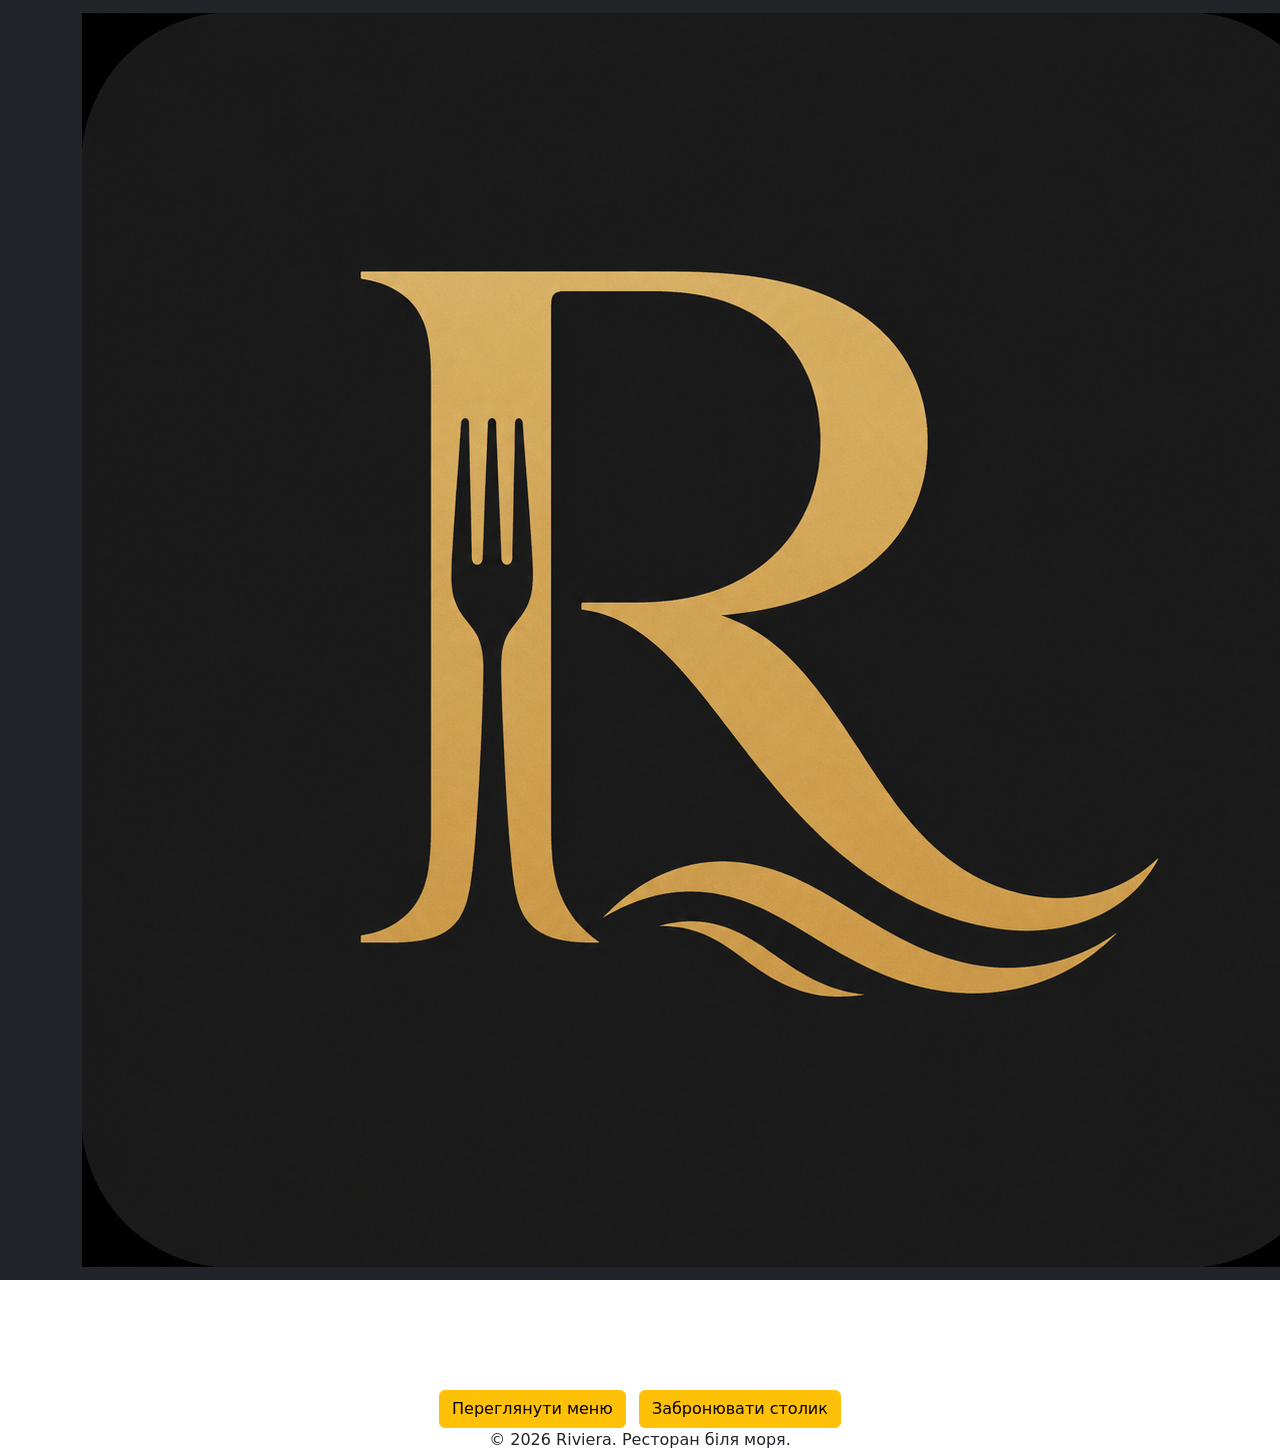
<file: index.html>
<!DOCTYPE html>
<html lang="uk">
<head>
    <meta charset="UTF-8">
    <meta name="viewport" content="width=device-width, initial-scale=1.0">
    <title>Riviera – ресторан біля моря</title>
    <meta name="description" content="Головна сторінка ресторану Riviera з інформацією про заклад, меню та контакти.">

    <link href="https://cdn.jsdelivr.net/npm/bootstrap@5.3.3/dist/css/bootstrap.min.css" rel="stylesheet">
    <link rel="icon" href="images/favicon.png" type="image/png">
    <link rel="stylesheet" href="css/style.css">
</head>
<body>

<header>
    <nav class="navbar navbar-expand-lg navbar-dark bg-dark">
        <div class="container">
            <a class="navbar-brand d-flex align-items-center" href="index.html">
                <img src="images/favicon.png" alt="Логотип Riviera" class="site-logo">
                <span>Riviera</span>
            </a>

            <button class="navbar-toggler" type="button" data-bs-toggle="collapse" data-bs-target="#mainMenu"
                aria-controls="mainMenu" aria-expanded="false" aria-label="Відкрити меню">
                <span class="navbar-toggler-icon"></span>
            </button>

            <div class="collapse navbar-collapse" id="mainMenu">
                <ul class="navbar-nav ms-auto">
                    <li class="nav-item">
                        <a class="nav-link active" href="index.html">Головна</a>
                    </li>
                    <li class="nav-item">
                        <a class="nav-link" href="about.html">Про нас</a>
                    </li>
                    <li class="nav-item">
                        <a class="nav-link" href="menu.html">Меню</a>
                    </li>
                    <li class="nav-item">
                        <a class="nav-link" href="contacts.html">Контакти</a>
                    </li>
                </ul>
            </div>
        </div>
    </nav>
</header>

<main>
    <section class="hero-section d-flex align-items-center text-center text-white">
        <div class="container">
            <h1>Ресторан Riviera</h1>
            <p class="lead">Затишний ресторан біля моря з вишуканою кухнею та приємною атмосферою.</p>

            <div class="mt-4">
                <a href="menu.html" class="btn btn-warning me-2">Переглянути меню</a>
                <a href="contacts.html" class="btn btn-warning">Забронювати столик</a>
            </div>
        </div>
    </section>
</main>

<footer class="site-footer">
    <div class="container text-center">
        <p class="mb-0">© 2026 Riviera. Ресторан біля моря.</p>
    </div>
</footer>

<script src="https://cdn.jsdelivr.net/npm/bootstrap@5.3.3/dist/js/bootstrap.bundle.min.js"></script>
</body>
</html>
</file>
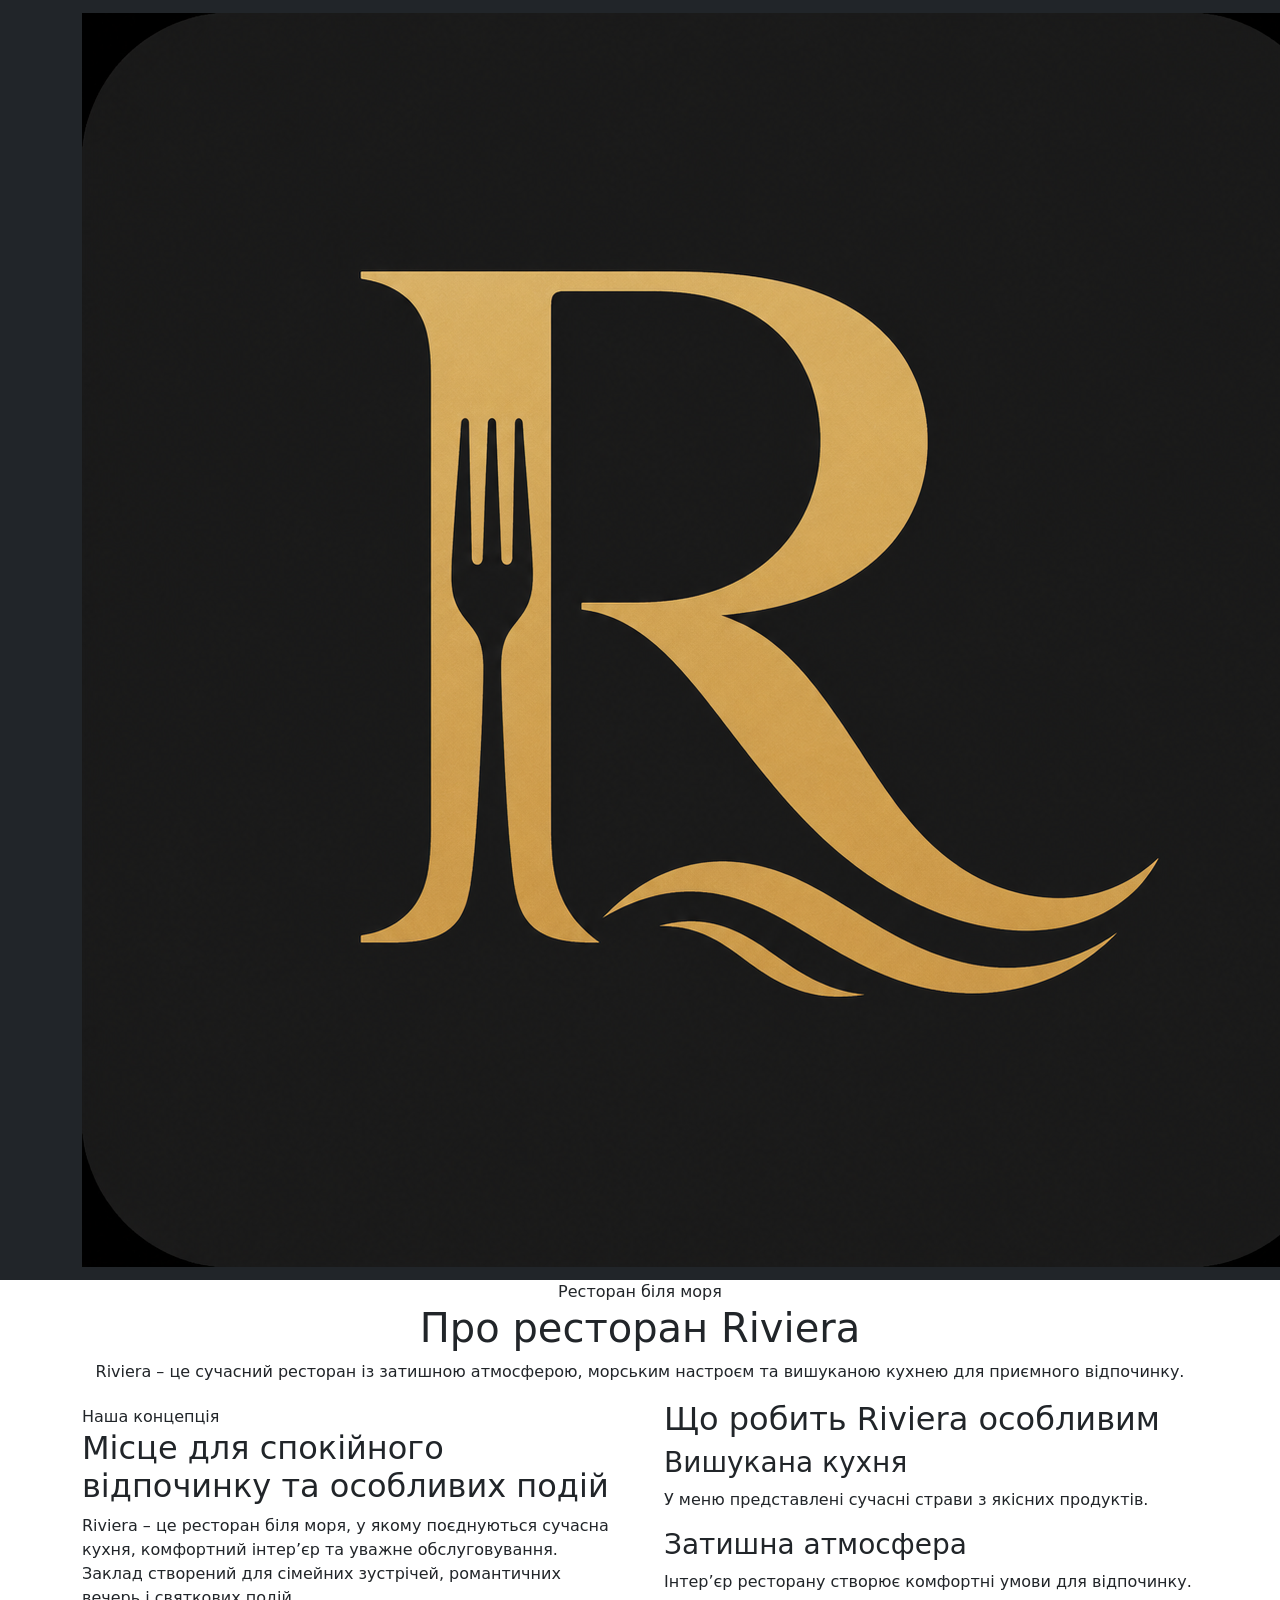
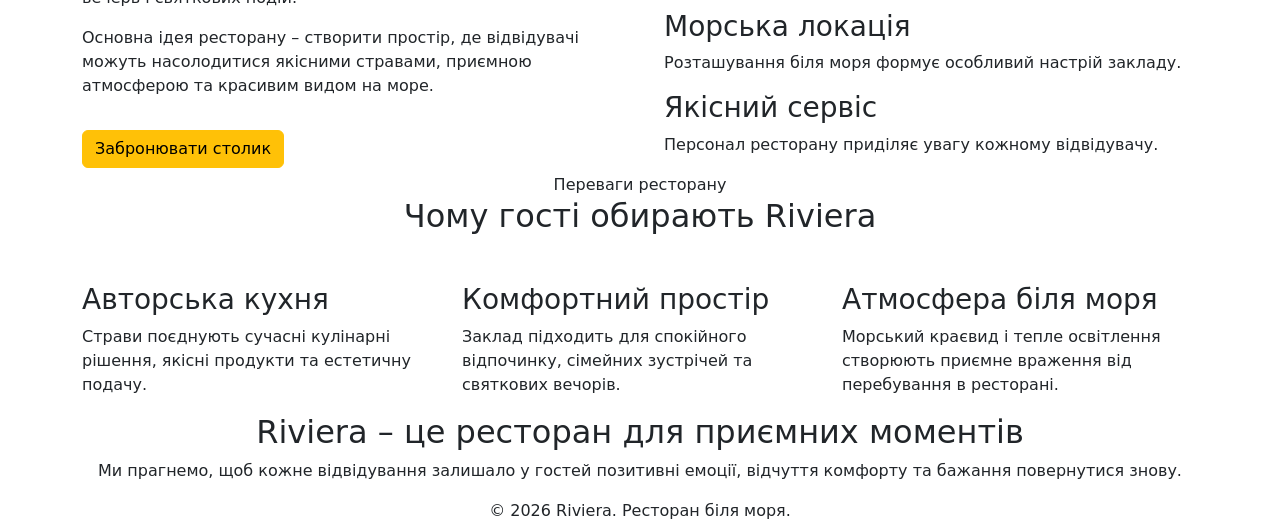
<file: about.html>
<!DOCTYPE html>
<html lang="uk">
<head>
    <meta charset="UTF-8">
    <meta name="viewport" content="width=device-width, initial-scale=1.0">
    <title>Про нас – Riviera</title>
    <meta name="description" content="Сторінка про ресторан Riviera, його концепцію, атмосферу, переваги та особливості обслуговування.">

    <link href="https://cdn.jsdelivr.net/npm/bootstrap@5.3.3/dist/css/bootstrap.min.css" rel="stylesheet">
    <link rel="icon" href="images/favicon.png" type="image/png">
    <link rel="stylesheet" href="css/style.css">
</head>
<body>

<header>
    <nav class="navbar navbar-expand-lg navbar-dark bg-dark">
        <div class="container">
<a class="navbar-brand d-flex align-items-center" href="index.html">
    <img src="images/favicon.png" alt="Логотип Riviera" class="site-logo">
    <span>Riviera</span>
</a>
            <button class="navbar-toggler" type="button" data-bs-toggle="collapse" data-bs-target="#mainMenu"
                aria-controls="mainMenu" aria-expanded="false" aria-label="Відкрити меню">
                <span class="navbar-toggler-icon"></span>
            </button>

            <div class="collapse navbar-collapse" id="mainMenu">
                <ul class="navbar-nav ms-auto">
                    <li class="nav-item">
                        <a class="nav-link" href="index.html">Головна</a>
                    </li>
                    <li class="nav-item">
                        <a class="nav-link active" href="about.html">Про нас</a>
                    </li>
                    <li class="nav-item">
                        <a class="nav-link" href="menu.html">Меню</a>
                    </li>
                    <li class="nav-item">
                        <a class="nav-link" href="contacts.html">Контакти</a>
                    </li>
                </ul>
            </div>
        </div>
    </nav>
</header>

<main>
    <section class="about-hero text-center">
        <div class="container">
            <span class="hero-label">Ресторан біля моря</span>
            <h1>Про ресторан Riviera</h1>
            <p>
                Riviera – це сучасний ресторан із затишною атмосферою, морським настроєм
                та вишуканою кухнею для приємного відпочинку.
            </p>
        </div>
    </section>

    <section class="page-section">
        <div class="container">
            <div class="row align-items-center g-5">
                <div class="col-lg-6">
                    <span class="small-title">Наша концепція</span>
                    <h2>Місце для спокійного відпочинку та особливих подій</h2>

                    <p>
                        Riviera – це ресторан біля моря, у якому поєднуються сучасна кухня,
                        комфортний інтер’єр та уважне обслуговування. Заклад створений
                        для сімейних зустрічей, романтичних вечерь і святкових подій.
                    </p>

                    <p>
                        Основна ідея ресторану – створити простір, де відвідувачі можуть
                        насолодитися якісними стравами, приємною атмосферою та красивим
                        видом на море.
                    </p>

                    <a href="contacts.html" class="btn btn-warning mt-3">Забронювати столик</a>
                </div>

                <div class="col-lg-6">
                    <div class="about-info-box">
                        <h2>Що робить Riviera особливим</h2>

                        <div class="about-info-item">
                            <h3>Вишукана кухня</h3>
                            <p>У меню представлені сучасні страви з якісних продуктів.</p>
                        </div>

                        <div class="about-info-item">
                            <h3>Затишна атмосфера</h3>
                            <p>Інтер’єр ресторану створює комфортні умови для відпочинку.</p>
                        </div>

                        <div class="about-info-item">
                            <h3>Морська локація</h3>
                            <p>Розташування біля моря формує особливий настрій закладу.</p>
                        </div>

                        <div class="about-info-item">
                            <h3>Якісний сервіс</h3>
                            <p>Персонал ресторану приділяє увагу кожному відвідувачу.</p>
                        </div>
                    </div>
                </div>
            </div>
        </div>
    </section>

    <section class="features-section">
        <div class="container">
            <div class="text-center mb-5">
                <span class="small-title">Переваги ресторану</span>
                <h2>Чому гості обирають Riviera</h2>
            </div>

            <div class="row g-4">
                <div class="col-md-4">
                    <div class="feature-box">
                        <h3>Авторська кухня</h3>
                        <p>
                            Страви поєднують сучасні кулінарні рішення, якісні продукти
                            та естетичну подачу.
                        </p>
                    </div>
                </div>

                <div class="col-md-4">
                    <div class="feature-box">
                        <h3>Комфортний простір</h3>
                        <p>
                            Заклад підходить для спокійного відпочинку, сімейних зустрічей
                            та святкових вечорів.
                        </p>
                    </div>
                </div>

                <div class="col-md-4">
                    <div class="feature-box">
                        <h3>Атмосфера біля моря</h3>
                        <p>
                            Морський краєвид і тепле освітлення створюють приємне враження
                            від перебування в ресторані.
                        </p>
                    </div>
                </div>
            </div>
        </div>
    </section>

    <section class="about-final-section text-center">
        <div class="container">
            <h2>Riviera – це ресторан для приємних моментів</h2>
            <p>
                Ми прагнемо, щоб кожне відвідування залишало у гостей позитивні емоції,
                відчуття комфорту та бажання повернутися знову.
            </p>
        </div>
    </section>
</main>

<footer class="site-footer">
    <div class="container text-center">
        <p class="mb-0">© 2026 Riviera. Ресторан біля моря.</p>
    </div>
</footer>

<script src="https://cdn.jsdelivr.net/npm/bootstrap@5.3.3/dist/js/bootstrap.bundle.min.js"></script>
</body>
</html>
</file>
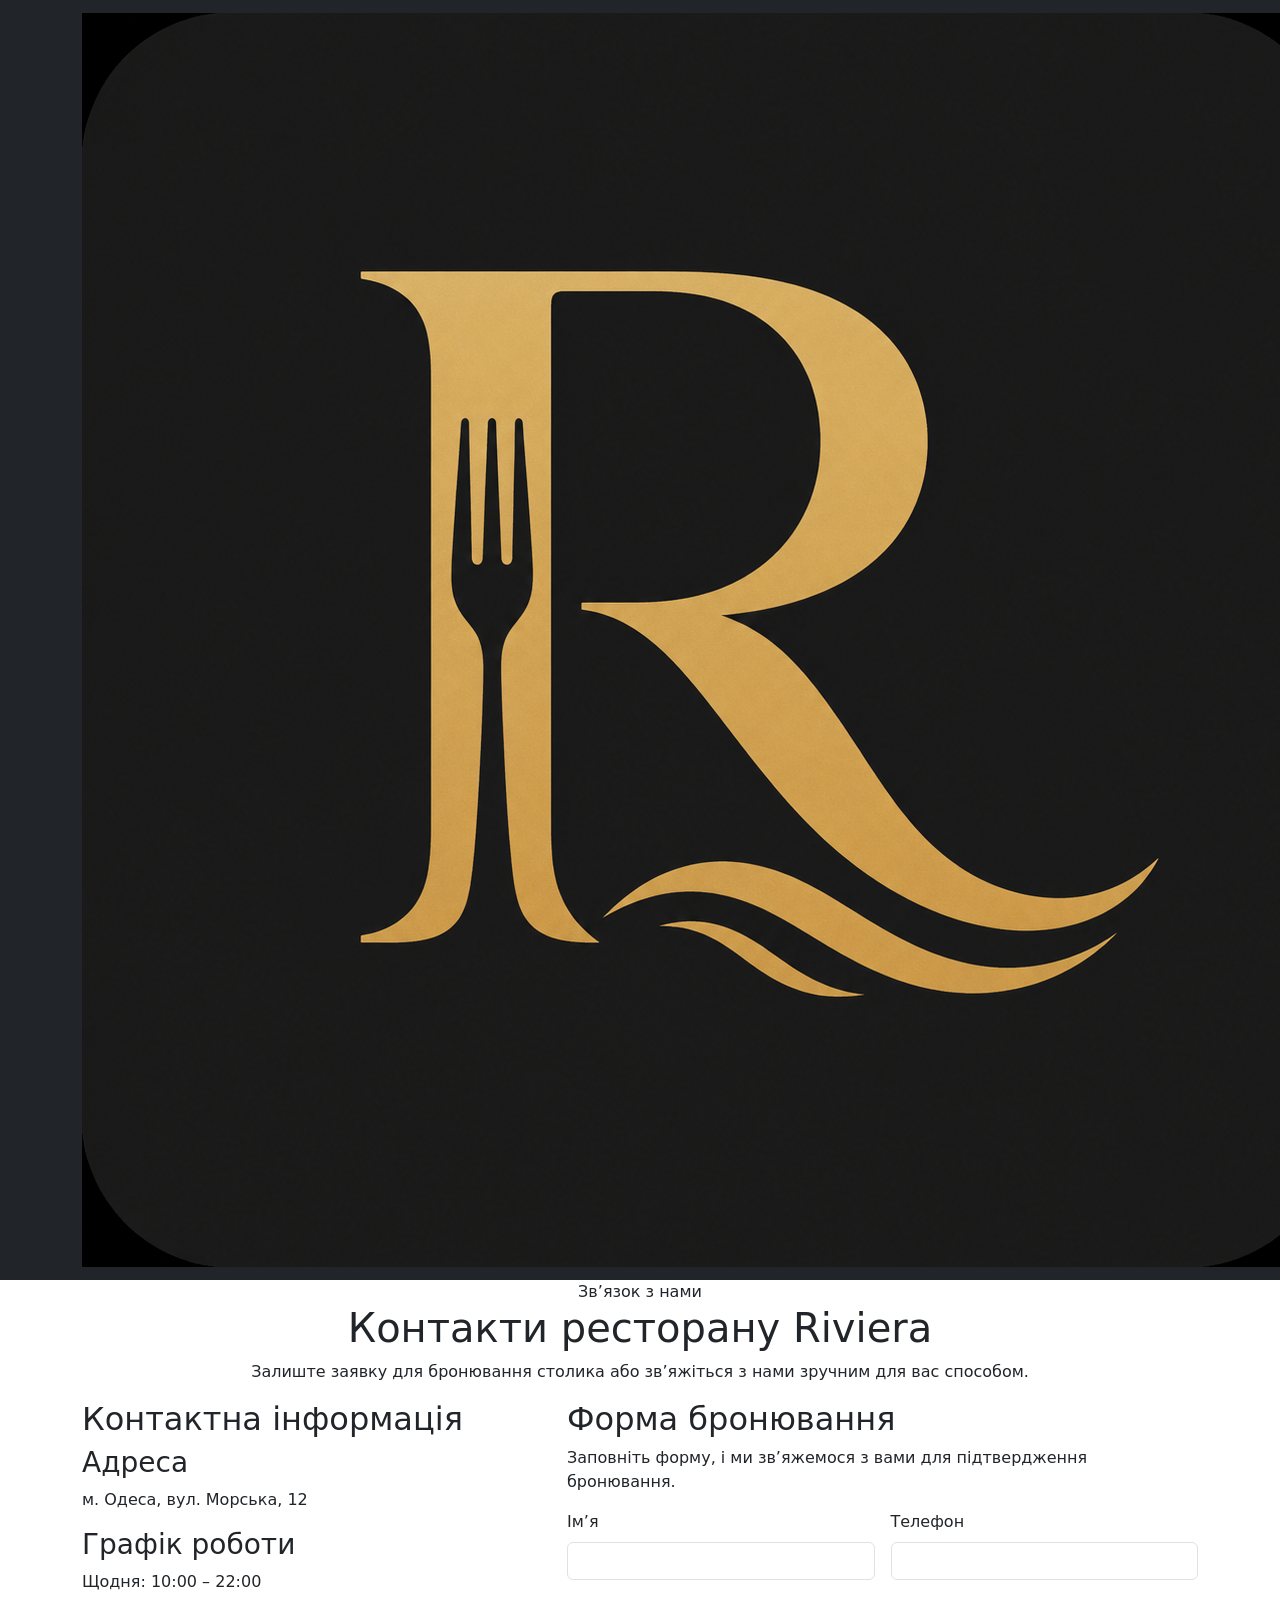
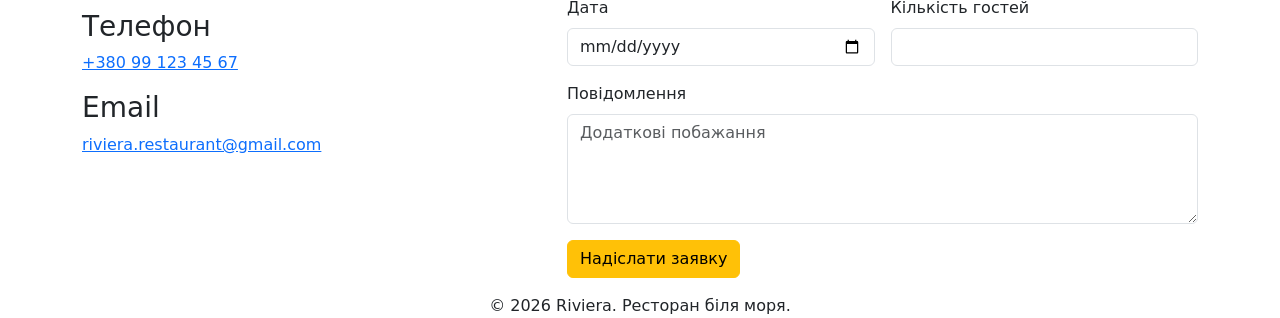
<file: contacts.html>
<!DOCTYPE html>
<html lang="uk">
<head>
    <meta charset="UTF-8">
    <meta name="viewport" content="width=device-width, initial-scale=1.0">
    <title>Контакти – Riviera</title>
    <meta name="description" content="Контактна інформація ресторану Riviera, адреса, графік роботи, телефон та форма для бронювання столика.">

    <link href="https://cdn.jsdelivr.net/npm/bootstrap@5.3.3/dist/css/bootstrap.min.css" rel="stylesheet">
    <link rel="icon" href="images/favicon.png" type="image/png">
    <link rel="stylesheet" href="css/style.css">
</head>
<body>

<header>
    <nav class="navbar navbar-expand-lg navbar-dark bg-dark">
        <div class="container">
            <a class="navbar-brand d-flex align-items-center" href="index.html">
                <img src="images/favicon.png" alt="Логотип Riviera" class="site-logo">
                <span>Riviera</span>
            </a>

            <button class="navbar-toggler" type="button" data-bs-toggle="collapse" data-bs-target="#mainMenu"
                aria-controls="mainMenu" aria-expanded="false" aria-label="Відкрити меню">
                <span class="navbar-toggler-icon"></span>
            </button>

            <div class="collapse navbar-collapse" id="mainMenu">
                <ul class="navbar-nav ms-auto">
                    <li class="nav-item">
                        <a class="nav-link" href="index.html">Головна</a>
                    </li>
                    <li class="nav-item">
                        <a class="nav-link" href="about.html">Про нас</a>
                    </li>
                    <li class="nav-item">
                        <a class="nav-link" href="menu.html">Меню</a>
                    </li>
                    <li class="nav-item">
                        <a class="nav-link active" href="contacts.html">Контакти</a>
                    </li>
                </ul>
            </div>
        </div>
    </nav>
</header>

<main>
    <section class="contacts-hero text-center">
        <div class="container">
            <span class="hero-label">Зв’язок з нами</span>
            <h1>Контакти ресторану Riviera</h1>
            <p>
                Залиште заявку для бронювання столика або зв’яжіться з нами
                зручним для вас способом.
            </p>
        </div>
    </section>

    <section class="page-section">
        <div class="container">
            <div class="row g-5">
                <div class="col-lg-5">
                    <div class="contact-info-box">
                        <h2>Контактна інформація</h2>

                        <div class="contact-info-item">
                            <h3>Адреса</h3>
                            <p>м. Одеса, вул. Морська, 12</p>
                        </div>

                        <div class="contact-info-item">
                            <h3>Графік роботи</h3>
                            <p>Щодня: 10:00 – 22:00</p>
                        </div>

                        <div class="contact-info-item">
                            <h3>Телефон</h3>
                            <p>
                                <a href="tel:+380991234567">+380 99 123 45 67</a>
                            </p>
                        </div>

                        <div class="contact-info-item">
                            <h3>Email</h3>
                            <p>
                                <a href="mailto:riviera.restaurant@gmail.com">riviera.restaurant@gmail.com</a>
                            </p>
                        </div>
                    </div>
                </div>

                <div class="col-lg-7">
                    <div class="contact-form-box">
                        <h2>Форма бронювання</h2>
                        <p>
                            Заповніть форму, і ми зв’яжемося з вами для підтвердження бронювання.
                        </p>

                        <form id="bookingForm">
                            <div class="row g-3">
                                <div class="col-md-6">
                                    <label for="userName" class="form-label">Ім’я</label>
                                    <input type="text" class="form-control" id="userName" name="userName" autocomplete="name" required>
                                </div>

                                <div class="col-md-6">
                                    <label for="userPhone" class="form-label">Телефон</label>
                                    <input type="tel" class="form-control" id="userPhone" name="userPhone" autocomplete="tel" inputmode="tel" required>
                                </div>

                                <div class="col-md-6">
                                    <label for="bookingDate" class="form-label">Дата</label>
                                    <input type="date" class="form-control" id="bookingDate" name="bookingDate" required>
                                </div>

                                <div class="col-md-6">
                                    <label for="guestCount" class="form-label">Кількість гостей</label>
                                    <input type="number" class="form-control" id="guestCount" name="guestCount" min="1" max="20" inputmode="numeric" autocomplete="off" required>
                                </div>

                                <div class="col-12">
                                    <label for="userMessage" class="form-label">Повідомлення</label>
                                    <textarea class="form-control" id="userMessage" name="userMessage" rows="4" autocomplete="off" placeholder="Додаткові побажання"></textarea>
                                </div>

                                <div class="col-12">
                                    <button type="submit" class="btn btn-warning">Надіслати заявку</button>
                                </div>
                            </div>
                        </form>

                        <div id="formMessage" class="form-message mt-3"></div>
                    </div>
                </div>
            </div>
        </div>
    </section>
</main>

<footer class="site-footer">
    <div class="container text-center">
        <p class="mb-0">© 2026 Riviera. Ресторан біля моря.</p>
    </div>
</footer>

<script src="https://cdn.jsdelivr.net/npm/bootstrap@5.3.3/dist/js/bootstrap.bundle.min.js"></script>
<script src="js/script.js"></script>
</body>
</html>
</file>
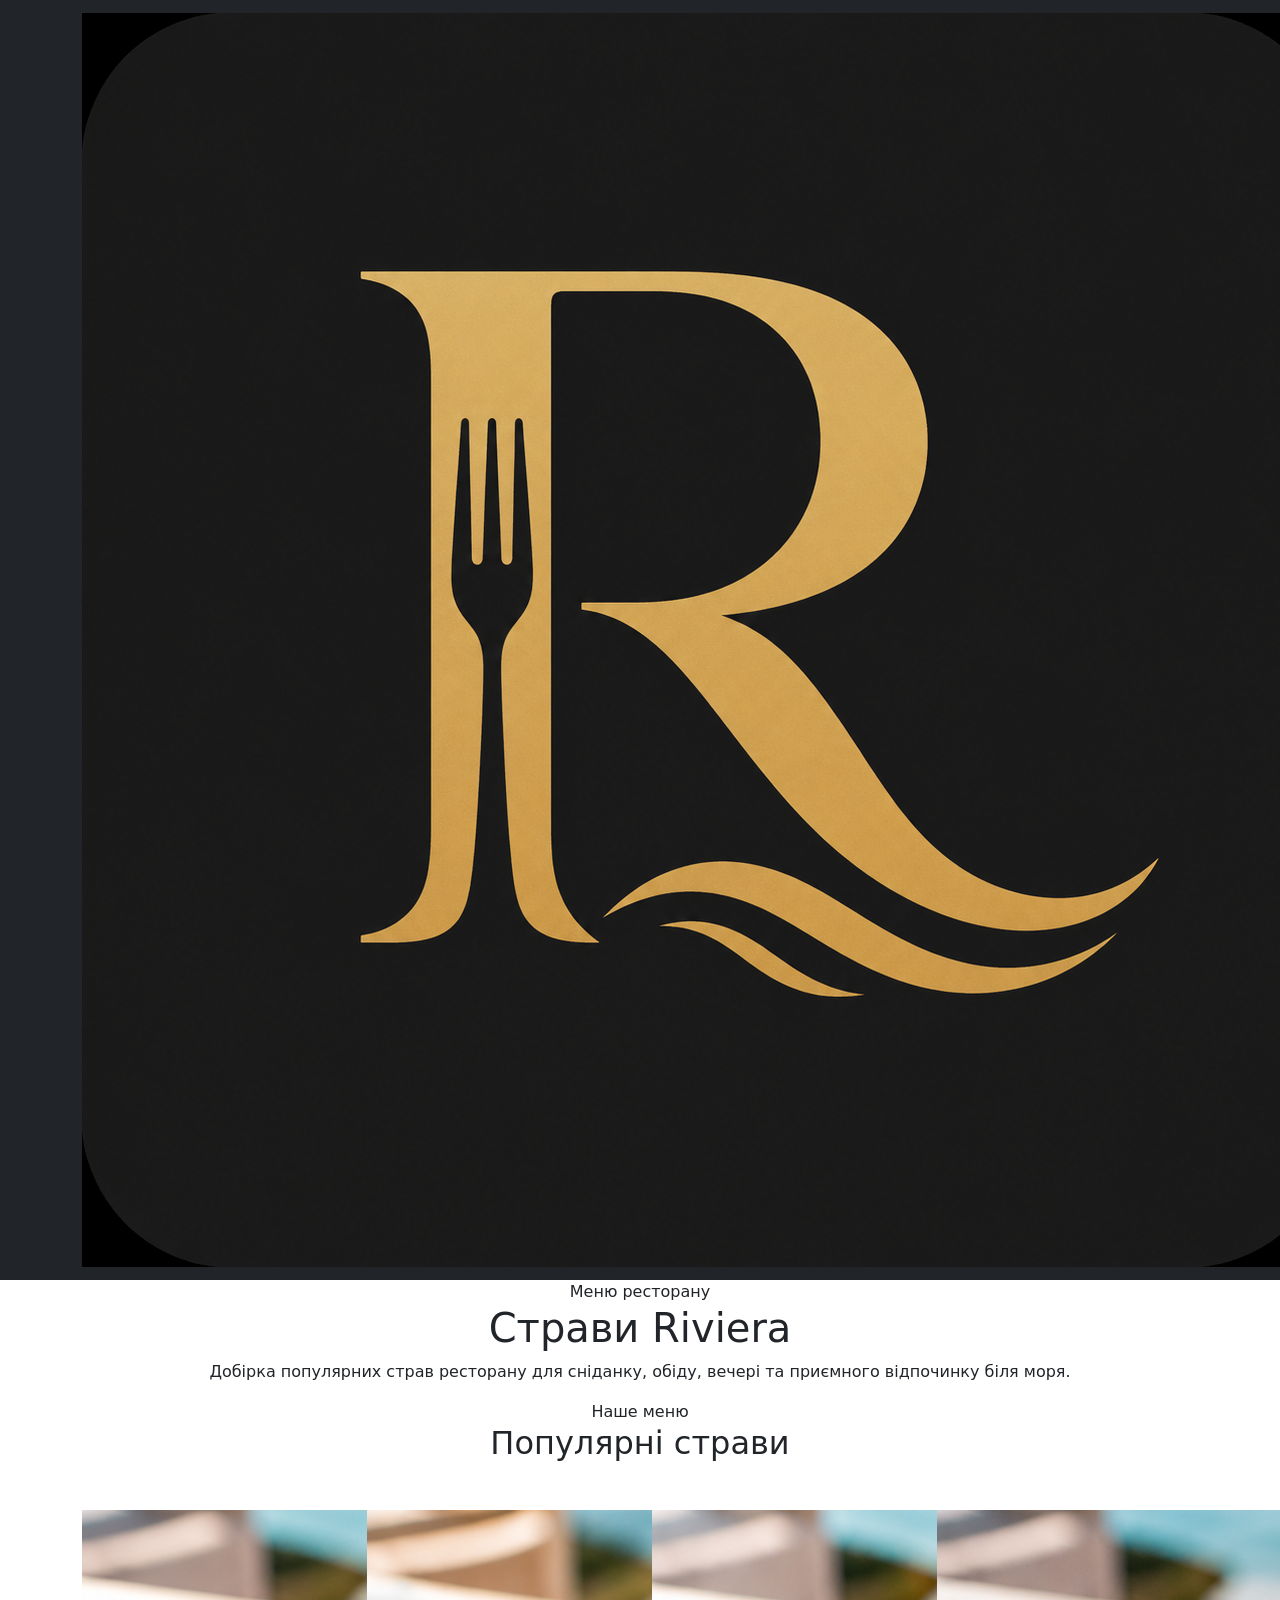
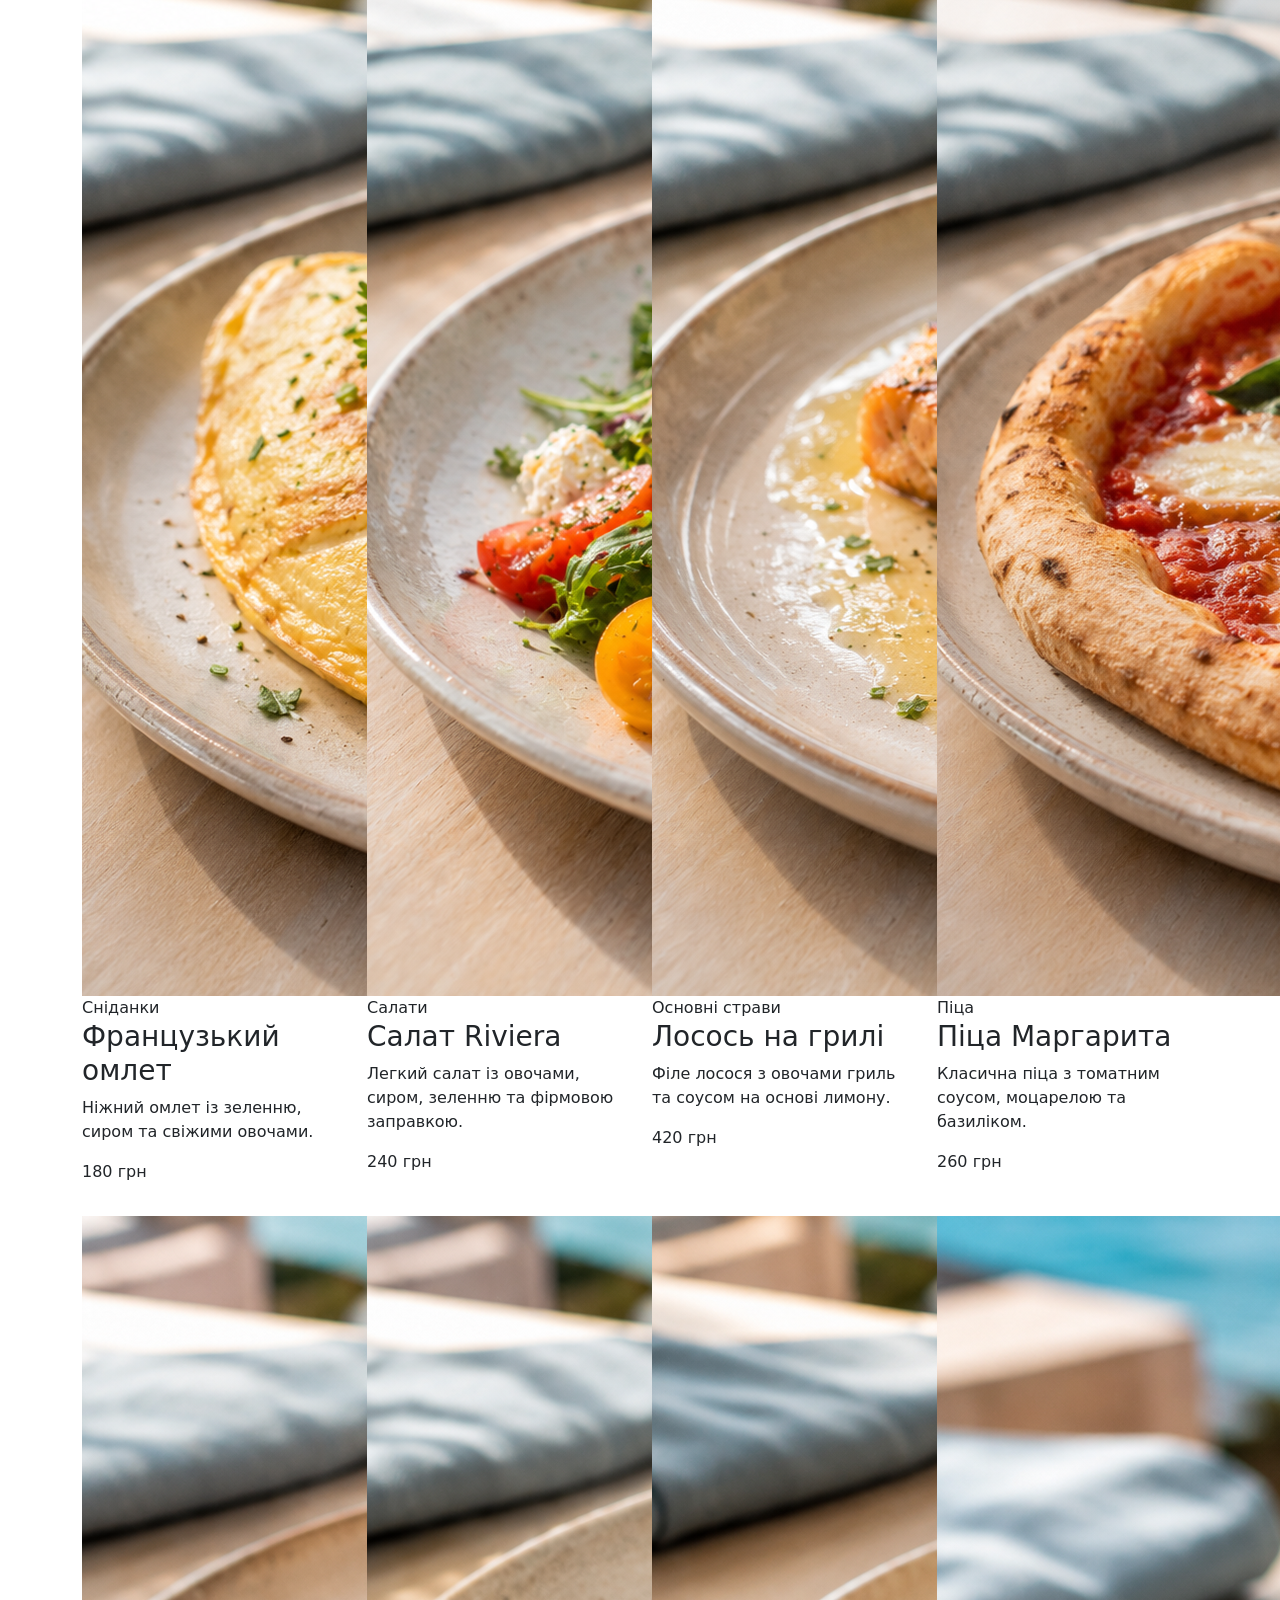
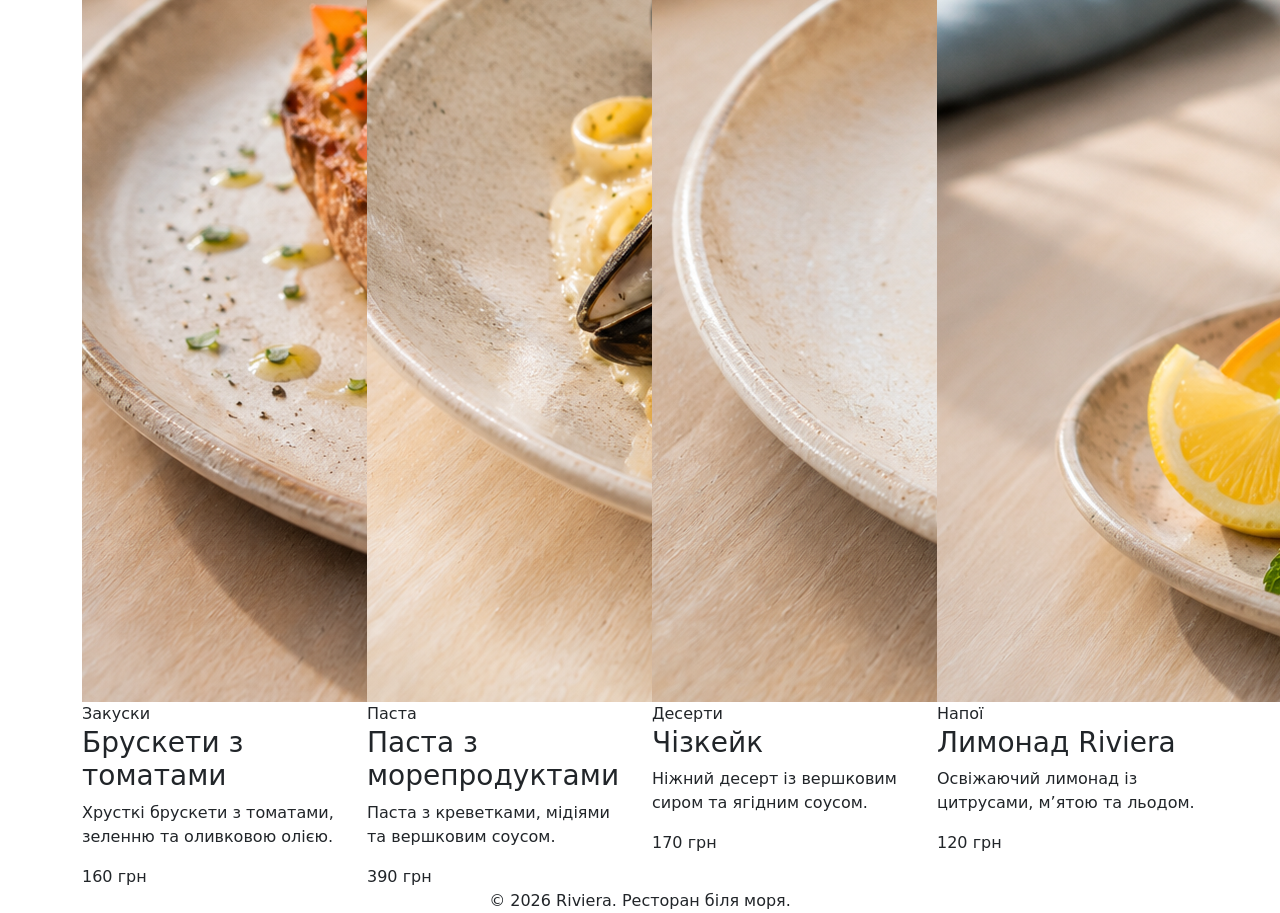
<file: menu.html>
<!DOCTYPE html>
<html lang="uk">
<head>
    <meta charset="UTF-8">
    <meta name="viewport" content="width=device-width, initial-scale=1.0">
    <title>Меню – Riviera</title>
    <meta name="description" content="Меню ресторану Riviera: сніданки, салати, основні страви, піца та напої.">

    <link href="https://cdn.jsdelivr.net/npm/bootstrap@5.3.3/dist/css/bootstrap.min.css" rel="stylesheet">
    <link rel="icon" href="images/favicon.png" type="image/png">
    <link rel="stylesheet" href="css/style.css">
</head>
<body>

<header>
    <nav class="navbar navbar-expand-lg navbar-dark bg-dark">
        <div class="container">
<a class="navbar-brand d-flex align-items-center" href="index.html">
    <img src="images/favicon.png" alt="Логотип Riviera" class="site-logo">
    <span>Riviera</span>
</a>
            <button class="navbar-toggler" type="button" data-bs-toggle="collapse" data-bs-target="#mainMenu"
                aria-controls="mainMenu" aria-expanded="false" aria-label="Відкрити меню">
                <span class="navbar-toggler-icon"></span>
            </button>

            <div class="collapse navbar-collapse" id="mainMenu">
                <ul class="navbar-nav ms-auto">
                    <li class="nav-item">
                        <a class="nav-link" href="index.html">Головна</a>
                    </li>
                    <li class="nav-item">
                        <a class="nav-link" href="about.html">Про нас</a>
                    </li>
                    <li class="nav-item">
                        <a class="nav-link active" href="menu.html">Меню</a>
                    </li>
                    <li class="nav-item">
                        <a class="nav-link" href="contacts.html">Контакти</a>
                    </li>
                </ul>
            </div>
        </div>
    </nav>
</header>

<main>
    <section class="menu-hero text-center">
        <div class="container">
            <span class="hero-label">Меню ресторану</span>
            <h1>Страви Riviera</h1>
            <p>
                Добірка популярних страв ресторану для сніданку, обіду,
                вечері та приємного відпочинку біля моря.
            </p>
        </div>
    </section>

    <section class="page-section">
        <div class="container">
            <div class="text-center mb-5">
                <span class="small-title">Наше меню</span>
                <h2>Популярні страви</h2>
            </div>

            <div class="row g-4">
                <div class="col-md-6 col-lg-3">
                    <div class="menu-card">
                        <img src="images/omelet.jpg" alt="Французький омлет" class="menu-img">
                        <div class="menu-category">Сніданки</div>
                        <h3>Французький омлет</h3>
                        <p>Ніжний омлет із зеленню, сиром та свіжими овочами.</p>
                        <span class="menu-price">180 грн</span>
                    </div>
                </div>

                <div class="col-md-6 col-lg-3">
                    <div class="menu-card">
                        <img src="images/salad.jpg" alt="Салат Riviera" class="menu-img">
                        <div class="menu-category">Салати</div>
                        <h3>Салат Riviera</h3>
                        <p>Легкий салат із овочами, сиром, зеленню та фірмовою заправкою.</p>
                        <span class="menu-price">240 грн</span>
                    </div>
                </div>

                <div class="col-md-6 col-lg-3">
                    <div class="menu-card">
                        <img src="images/salmon.jpg" alt="Лосось на грилі" class="menu-img">
                        <div class="menu-category">Основні страви</div>
                        <h3>Лосось на грилі</h3>
                        <p>Філе лосося з овочами гриль та соусом на основі лимону.</p>
                        <span class="menu-price">420 грн</span>
                    </div>
                </div>

                <div class="col-md-6 col-lg-3">
                    <div class="menu-card">
                        <img src="images/pizza.jpg" alt="Піца Маргарита" class="menu-img">
                        <div class="menu-category">Піца</div>
                        <h3>Піца Маргарита</h3>
                        <p>Класична піца з томатним соусом, моцарелою та базиліком.</p>
                        <span class="menu-price">260 грн</span>
                    </div>
                </div>
            </div>

            <div class="row g-4 mt-2">
                <div class="col-md-6 col-lg-3">
                    <div class="menu-card">
                        <img src="images/bruschetta.jpg" alt="Брускети з томатами" class="menu-img">
                        <div class="menu-category">Закуски</div>
                        <h3>Брускети з томатами</h3>
                        <p>Хрусткі брускети з томатами, зеленню та оливковою олією.</p>
                        <span class="menu-price">160 грн</span>
                    </div>
                </div>

                <div class="col-md-6 col-lg-3">
                    <div class="menu-card">
                        <img src="images/pasta.jpg" alt="Паста з морепродуктами" class="menu-img">
                        <div class="menu-category">Паста</div>
                        <h3>Паста з морепродуктами</h3>
                        <p>Паста з креветками, мідіями та вершковим соусом.</p>
                        <span class="menu-price">390 грн</span>
                    </div>
                </div>

                <div class="col-md-6 col-lg-3">
                    <div class="menu-card">
                        <img src="images/cheesecake.jpg" alt="Чізкейк" class="menu-img">
                        <div class="menu-category">Десерти</div>
                        <h3>Чізкейк</h3>
                        <p>Ніжний десерт із вершковим сиром та ягідним соусом.</p>
                        <span class="menu-price">170 грн</span>
                    </div>
                </div>

                <div class="col-md-6 col-lg-3">
                    <div class="menu-card">
                        <img src="images/lemonade.jpg" alt="Лимонад Riviera" class="menu-img">
                        <div class="menu-category">Напої</div>
                        <h3>Лимонад Riviera</h3>
                        <p>Освіжаючий лимонад із цитрусами, м’ятою та льодом.</p>
                        <span class="menu-price">120 грн</span>
                    </div>
                </div>
            </div>
        </div>
    </section>
</main>

<footer class="site-footer">
    <div class="container text-center">
        <p class="mb-0">© 2026 Riviera. Ресторан біля моря.</p>
    </div>
</footer>

<script src="https://cdn.jsdelivr.net/npm/bootstrap@5.3.3/dist/js/bootstrap.bundle.min.js"></script>
</body>
</html>
</file>
<file: css/style.css>
/* Мобільна версія сайту */

@media (max-width: 767.98px) {
    html,
    body {
        overflow-x: hidden;
    }

    body {
        font-size: 16px;
    }

    .navbar {
        padding: 10px 0;
        background-color: #1f1f1f !important;
    }

    .navbar-brand {
        font-size: 20px;
        letter-spacing: 0.5px;
        color: #d6a94f !important;
    }

    .site-logo {
        width: 32px;
        height: 32px;
        margin-right: 9px;
        object-fit: cover;
    }

    .navbar-toggler {
        padding: 7px 10px;
        border: 1px solid rgba(214, 169, 79, 0.5);
        border-radius: 8px;
    }

    .navbar-toggler:focus {
        box-shadow: 0 0 0 0.15rem rgba(214, 169, 79, 0.35);
    }

    .navbar-collapse {
        padding: 12px 0 6px 0;
    }

    .navbar-nav {
        gap: 4px;
    }

    .navbar-collapse .nav-link {
        padding: 10px 12px !important;
        font-size: 16px;
        color: #f5f5f5 !important;
        border-radius: 8px;
        transition: color 0.2s ease, background-color 0.2s ease;
    }

    .navbar-collapse .nav-link:hover,
    .navbar-collapse .nav-link:focus,
    .navbar-collapse .nav-link:active,
    .navbar-collapse .nav-link.active {
        color: #d6a94f !important;
        background-color: rgba(214, 169, 79, 0.12);
    }

    .btn-warning {
        background-color: #d6a94f;
        border-color: #d6a94f;
        color: #1f1f1f;
        font-weight: 600;
    }

    .btn-warning:hover,
    .btn-warning:focus,
    .btn-warning:active {
        background-color: #c2953f;
        border-color: #c2953f;
        color: #1f1f1f;
    }

    .about-hero,
    .menu-hero,
    .contacts-hero {
        padding: 62px 0 54px 0;
        background: linear-gradient(rgba(24, 24, 24, 0.82), rgba(24, 24, 24, 0.82)),
                    url("../images/restaurant-bg.jpg");
        background-size: cover;
        background-position: center;
    }

    .hero-label {
        display: inline-block;
        font-size: 12px;
        margin-bottom: 14px;
        padding: 6px 14px;
        color: #d6a94f;
        font-weight: 700;
        letter-spacing: 0.8px;
        text-transform: uppercase;
        background-color: rgba(0, 0, 0, 0.28);
        border-radius: 20px;
    }

    .about-hero h1,
    .menu-hero h1,
    .contacts-hero h1 {
        font-size: 30px;
        line-height: 1.22;
        margin-bottom: 14px;
        color: #ffffff;
        text-shadow: 0 3px 12px rgba(0, 0, 0, 0.65);
    }

    .about-hero p,
    .menu-hero p,
    .contacts-hero p {
        max-width: 330px;
        margin: 0 auto;
        font-size: 16px;
        line-height: 1.65;
        font-weight: 500;
        color: #f4f4f4;
        text-shadow: 0 2px 10px rgba(0, 0, 0, 0.55);
    }

    .page-section {
        padding: 44px 0;
    }

    .page-section h2 {
        font-size: 22px;
        line-height: 1.35;
        margin-bottom: 18px;
    }

    .page-section p {
        font-size: 15px;
        line-height: 1.72;
        margin-bottom: 18px;
    }

    .page-section .text-center.mb-5 {
        margin-bottom: 32px !important;
    }

    .page-section .text-center h2 {
        font-size: 25px;
        line-height: 1.3;
    }

    .small-title {
        display: inline-block;
        font-size: 12px;
        margin-bottom: 12px;
        padding: 6px 12px;
        color: #b98224;
        background-color: rgba(214, 169, 79, 0.16);
        border-radius: 20px;
        font-weight: 700;
        text-transform: uppercase;
        letter-spacing: 0.8px;
    }

    .page-section .btn-warning {
        display: block;
        width: 100%;
        max-width: 220px;
        padding: 12px 16px;
        font-size: 15px;
        border-radius: 8px;
        margin-top: 10px;
    }

    .site-footer {
        background-color: #1f1f1f !important;
        color: #f5f5f5 !important;
        padding: 16px 0;
        font-size: 13px;
        text-align: center;
    }

    .site-footer p {
        color: #f5f5f5 !important;
        margin-bottom: 0;
    }
}

/* Extra Small: <576px */

@media (max-width: 575.98px) {
    .container {
        padding-left: 18px;
        padding-right: 18px;
    }

    .hero-section {
        min-height: calc(100vh - 58px - 56px);
        padding: 48px 0;
        background: linear-gradient(rgba(20, 20, 20, 0.68), rgba(20, 20, 20, 0.68)),
                    url("../images/restaurant-bg.jpg");
        background-size: cover;
        background-position: center;
    }

    .hero-section .container {
        max-width: 360px;
    }

    .hero-section h1 {
        font-size: 38px;
        line-height: 1.15;
        margin-bottom: 18px;
        color: #ffffff;
        text-shadow: 0 3px 10px rgba(0, 0, 0, 0.65);
    }

    .hero-section p {
        max-width: 335px;
        padding: 0 6px;
        margin: 0 auto;
        font-size: 17px;
        line-height: 1.6;
        font-weight: 500;
        color: #ffffff;
        text-shadow: 0 3px 10px rgba(0, 0, 0, 0.75);
    }

    .hero-section .mt-4 {
        display: flex;
        flex-direction: column;
        align-items: center;
        gap: 12px;
        margin-top: 28px !important;
    }

    .hero-section .btn {
        width: 245px;
        margin: 0 !important;
        padding: 13px 18px;
        font-size: 16px;
        border-radius: 8px;
        text-align: center;
    }

    .about-info-box,
    .contact-info-box,
    .contact-form-box {
        max-width: 330px;
        margin: 0 auto 24px auto;
        padding: 22px 18px;
        background-color: #ffffff;
        border-radius: 18px;
        box-shadow: 0 10px 26px rgba(0, 0, 0, 0.09);
        border-top: 4px solid #d6a94f;
    }

    .about-info-box {
        margin-top: 24px;
    }

    .about-info-box h2,
    .contact-info-box h2,
    .contact-form-box h2 {
        font-size: 22px;
        line-height: 1.3;
        margin-bottom: 18px;
        color: #1f1f1f;
    }

    .about-info-item,
    .contact-info-item {
        padding: 14px;
        margin-bottom: 14px;
        background-color: #f8f3ec;
        border-left: 4px solid #d6a94f;
        border-radius: 12px;
    }

    .about-info-item:last-child,
    .contact-info-item:last-child {
        margin-bottom: 0;
    }

    .about-info-item h3,
    .contact-info-item h3 {
        font-size: 17px;
        font-weight: 700;
        margin-bottom: 6px;
        color: #1f1f1f;
    }

    .about-info-item p,
    .contact-info-item p {
        margin-bottom: 0;
        font-size: 15px;
        line-height: 1.6;
        color: #555555;
    }

    .features-section {
        padding: 8px 0 46px 0;
        text-align: center;
    }

    .features-section .small-title {
        padding: 7px 14px;
        margin-bottom: 14px;
        color: #b98224;
        background-color: rgba(214, 169, 79, 0.18);
    }

    .features-section h2 {
        font-size: 25px;
        line-height: 1.3;
        margin-bottom: 24px;
        color: #1f1f1f;
    }

    .feature-box {
        background-color: #ffffff;
        border-radius: 16px;
        padding: 22px 18px;
        text-align: left;
        box-shadow: 0 10px 24px rgba(0, 0, 0, 0.08);
        border-top: 4px solid #d6a94f;
        margin-bottom: 16px;
    }

    .feature-box:last-child {
        margin-bottom: 0;
    }

    .feature-box h3 {
        font-size: 19px;
        margin-bottom: 12px;
        color: #1f1f1f;
    }

    .feature-box p {
        font-size: 15px;
        line-height: 1.65;
        margin-bottom: 0;
        color: #555555;
    }

    .about-final-section {
        background-color: #1f1f1f;
        color: #ffffff;
        padding: 42px 0;
    }

    .about-final-section h2 {
        font-size: 26px;
        line-height: 1.3;
        margin-bottom: 14px;
    }

    .about-final-section p {
        max-width: 320px;
        margin: 0 auto;
        font-size: 16px;
        line-height: 1.7;
        color: #e6e6e6;
    }

    .menu-card {
        max-width: 330px;
        margin: 0 auto 22px auto;
        padding: 16px;
        background-color: #ffffff;
        border-radius: 18px;
        box-shadow: 0 10px 26px rgba(0, 0, 0, 0.09);
        border-top: 4px solid #d6a94f;
    }

    .menu-img {
        width: 100%;
        height: 205px;
        object-fit: cover;
        border-radius: 14px;
        margin-bottom: 14px;
    }

    .menu-category {
        display: inline-block;
        font-size: 12px;
        font-weight: 700;
        color: #b98224;
        background-color: rgba(214, 169, 79, 0.16);
        padding: 5px 10px;
        border-radius: 18px;
        text-transform: uppercase;
        letter-spacing: 0.5px;
        margin-bottom: 10px;
    }

    .menu-card h3 {
        font-size: 20px;
        line-height: 1.3;
        margin-bottom: 10px;
        color: #1f1f1f;
    }

    .menu-card p {
        font-size: 15px;
        line-height: 1.6;
        color: #444444;
        margin-bottom: 14px;
    }

    .menu-price {
        display: inline-block;
        font-size: 15px;
        font-weight: 700;
        color: #1f1f1f;
        background-color: #f8f3ec;
        padding: 8px 14px;
        border-radius: 20px;
    }

    .menu-card:last-child {
        margin-bottom: 0;
    }

    .contact-info-item a {
        display: inline-block;
        font-size: 15px;
        color: #b98224;
        font-weight: 600;
        text-decoration: none;
    }

    .contact-info-item a:hover,
    .contact-info-item a:focus,
    .contact-info-item a:active {
        color: #d6a94f;
        text-decoration: underline;
    }

    .contact-form-box p {
        font-size: 15px;
        line-height: 1.6;
        color: #444444;
        margin-bottom: 18px;
    }

    .form-label {
        font-size: 15px;
        font-weight: 600;
        margin-bottom: 6px;
        color: #1f1f1f;
    }

    .form-control {
        min-height: 46px;
        font-size: 16px;
        padding: 11px 12px;
        border-radius: 10px;
        border: 1px solid #d8c7aa;
    }

    .form-control:focus {
        border-color: #d6a94f;
        box-shadow: 0 0 0 0.2rem rgba(214, 169, 79, 0.25);
    }

    textarea.form-control {
        min-height: 110px;
    }

    .contact-form-box .btn-warning {
        width: 100%;
        min-height: 48px;
        margin-top: 6px;
        font-size: 16px;
        border-radius: 10px;
    }

    .form-message {
        font-size: 15px;
        line-height: 1.5;
        font-weight: 600;
        color: #1f1f1f;
    }
}

/* Small: ≥576px */

@media (min-width: 576px) and (max-width: 767.98px) {
    .container {
        padding-left: 24px;
        padding-right: 24px;
    }

    .hero-section {
        min-height: calc(100vh - 58px - 56px);
        padding: 56px 0;
        background: linear-gradient(rgba(20, 20, 20, 0.65), rgba(20, 20, 20, 0.65)),
                    url("../images/restaurant-bg.jpg");
        background-size: cover;
        background-position: center;
    }

    .hero-section h1 {
        font-size: 46px;
        line-height: 1.15;
        color: #ffffff;
        text-shadow: 0 3px 10px rgba(0, 0, 0, 0.65);
    }

    .hero-section p {
        max-width: 440px;
        font-size: 17px;
        line-height: 1.6;
        color: #ffffff;
        text-shadow: 0 3px 10px rgba(0, 0, 0, 0.75);
    }

    .hero-section .mt-4 {
        display: flex;
        justify-content: center;
        gap: 12px;
        flex-wrap: wrap;
    }

    .hero-section .btn {
        min-width: 210px;
        padding: 12px 18px;
        font-size: 16px;
        margin: 0 !important;
    }

    .about-hero,
    .menu-hero,
    .contacts-hero {
        padding: 70px 0;
    }

    .about-hero h1,
    .menu-hero h1,
    .contacts-hero h1 {
        font-size: 38px;
    }

    .about-hero p,
    .menu-hero p,
    .contacts-hero p {
        max-width: 500px;
        font-size: 17px;
    }

    .page-section {
        padding: 60px 0;
    }

    .about-info-box,
    .menu-card,
    .contact-info-box,
    .contact-form-box {
        max-width: 520px;
        margin: 0 auto 24px auto;
        padding: 18px;
        background-color: #ffffff;
        border-radius: 18px;
        box-shadow: 0 10px 26px rgba(0, 0, 0, 0.09);
        border-top: 4px solid #d6a94f;
    }

    .about-info-box h2 {
        font-size: 24px;
        line-height: 1.3;
        margin-bottom: 20px;
        color: #1f1f1f;
    }

    .about-info-item,
    .contact-info-item {
        padding: 14px;
        margin-bottom: 14px;
        background-color: #f8f3ec;
        border-left: 4px solid #d6a94f;
        border-radius: 12px;
    }

    .about-info-item:last-child,
    .contact-info-item:last-child {
        margin-bottom: 0;
    }

    .about-info-item h3,
    .contact-info-item h3 {
        font-size: 18px;
        font-weight: 700;
        margin-bottom: 8px;
        color: #1f1f1f;
    }

    .about-info-item p,
    .contact-info-item p {
        margin-bottom: 0;
        font-size: 15px;
        line-height: 1.6;
        color: #555555;
    }

    .features-section {
        padding: 36px 0 65px 0;
        text-align: center;
    }

    .features-section .small-title {
        padding: 7px 14px;
        margin-bottom: 14px;
        color: #b98224;
        background-color: rgba(214, 169, 79, 0.18);
    }

    .features-section h2 {
        font-size: 32px;
        line-height: 1.3;
        margin-bottom: 28px;
        color: #1f1f1f;
    }

    .feature-box {
        max-width: 520px;
        margin: 0 auto 18px auto;
        padding: 24px 22px;
        background-color: #ffffff;
        border-radius: 18px;
        box-shadow: 0 10px 26px rgba(0, 0, 0, 0.09);
        border-top: 4px solid #d6a94f;
        text-align: left;
    }

    .feature-box:last-child {
        margin-bottom: 0;
    }

    .feature-box h3 {
        font-size: 20px;
        margin-bottom: 12px;
        color: #1f1f1f;
    }

    .feature-box p {
        font-size: 15px;
        line-height: 1.65;
        margin-bottom: 0;
        color: #555555;
    }

    .menu-img {
        width: 100%;
        height: 230px;
        object-fit: cover;
        border-radius: 14px;
        margin-bottom: 14px;
    }

    .menu-category {
        display: inline-block;
        font-size: 12px;
        font-weight: 700;
        color: #b98224;
        background-color: rgba(214, 169, 79, 0.16);
        padding: 5px 10px;
        border-radius: 18px;
        text-transform: uppercase;
        letter-spacing: 0.5px;
        margin-bottom: 10px;
    }

    .menu-card h3 {
        font-size: 21px;
        line-height: 1.3;
        margin-bottom: 10px;
        color: #1f1f1f;
    }

    .menu-card p {
        font-size: 15px;
        line-height: 1.6;
        color: #444444;
        margin-bottom: 14px;
    }

    .menu-price {
        display: inline-block;
        font-size: 15px;
        font-weight: 700;
        color: #1f1f1f;
        background-color: #f8f3ec;
        padding: 8px 14px;
        border-radius: 20px;
    }

    .contact-info-item a {
        color: #b98224;
        font-weight: 600;
        text-decoration: none;
    }

    .form-control {
        min-height: 46px;
        font-size: 16px;
    }

    .contact-form-box .btn-warning {
        min-height: 46px;
    }
}
</file>
